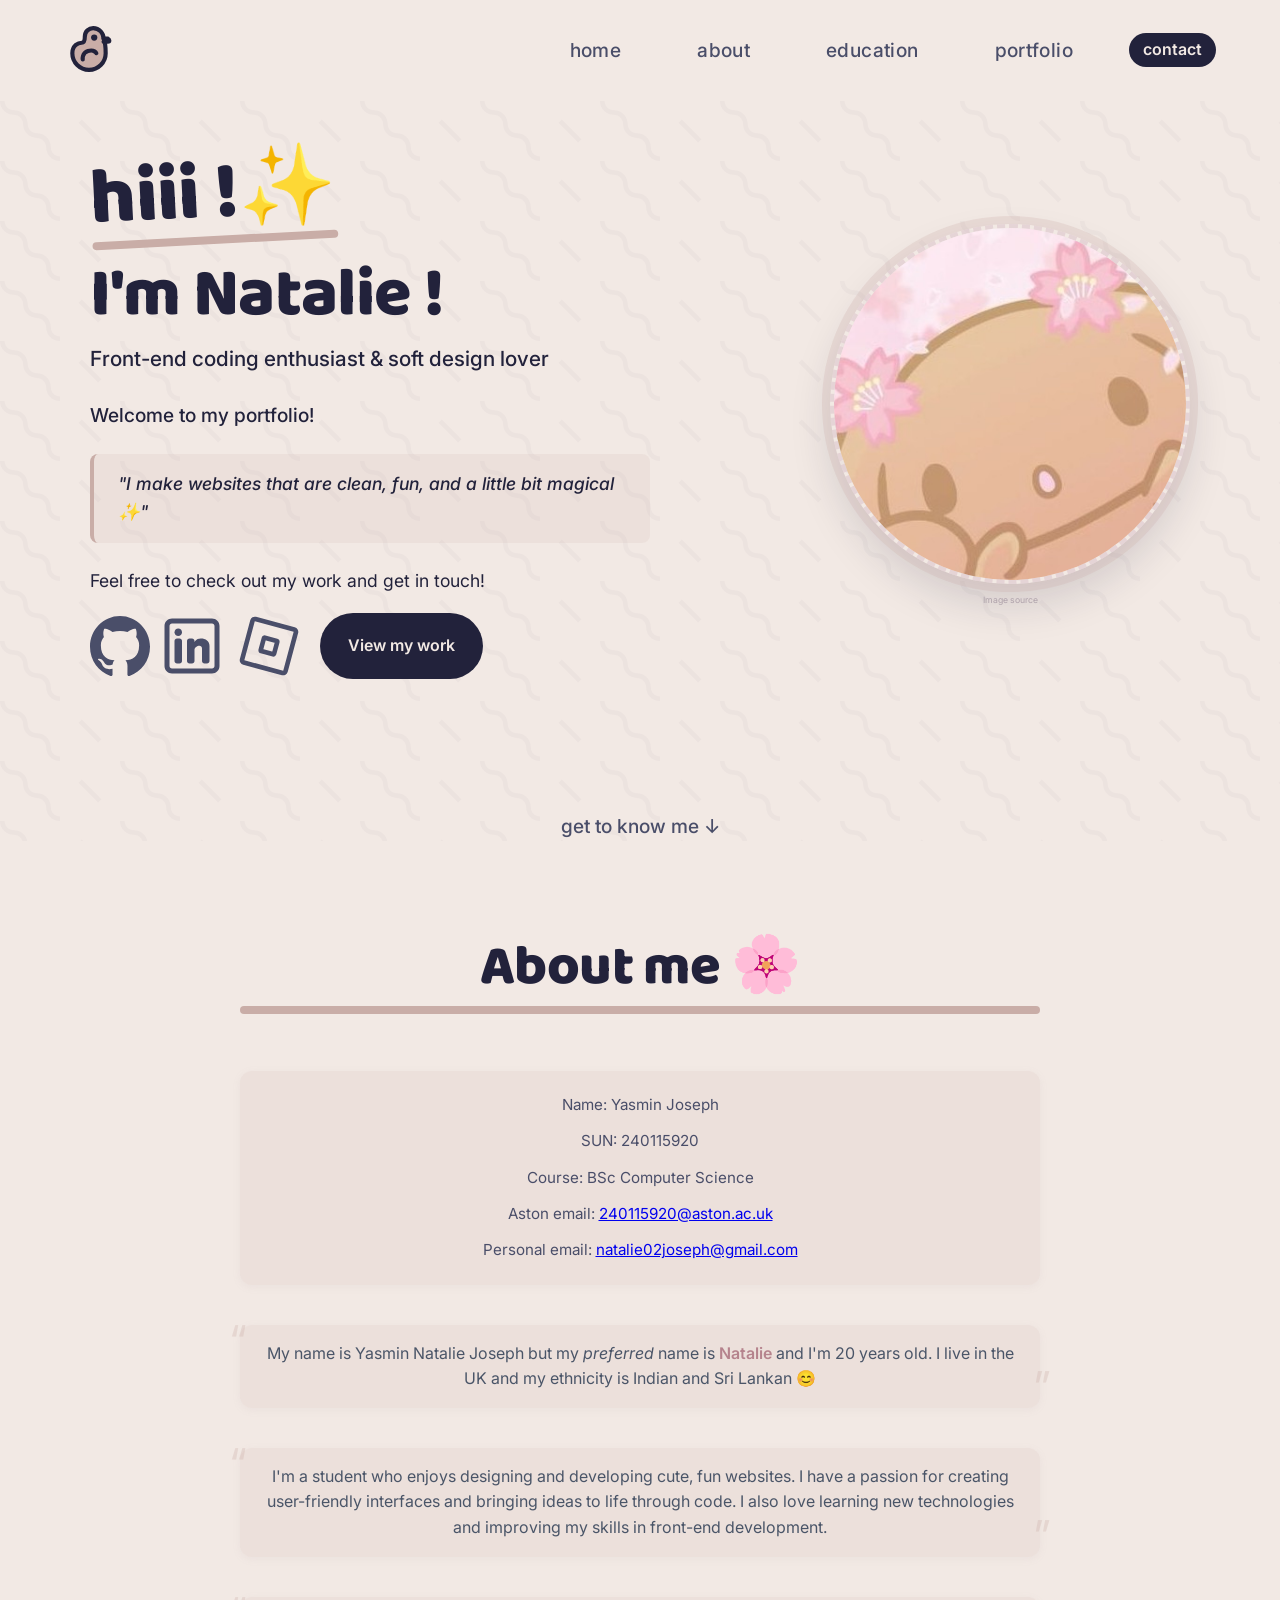
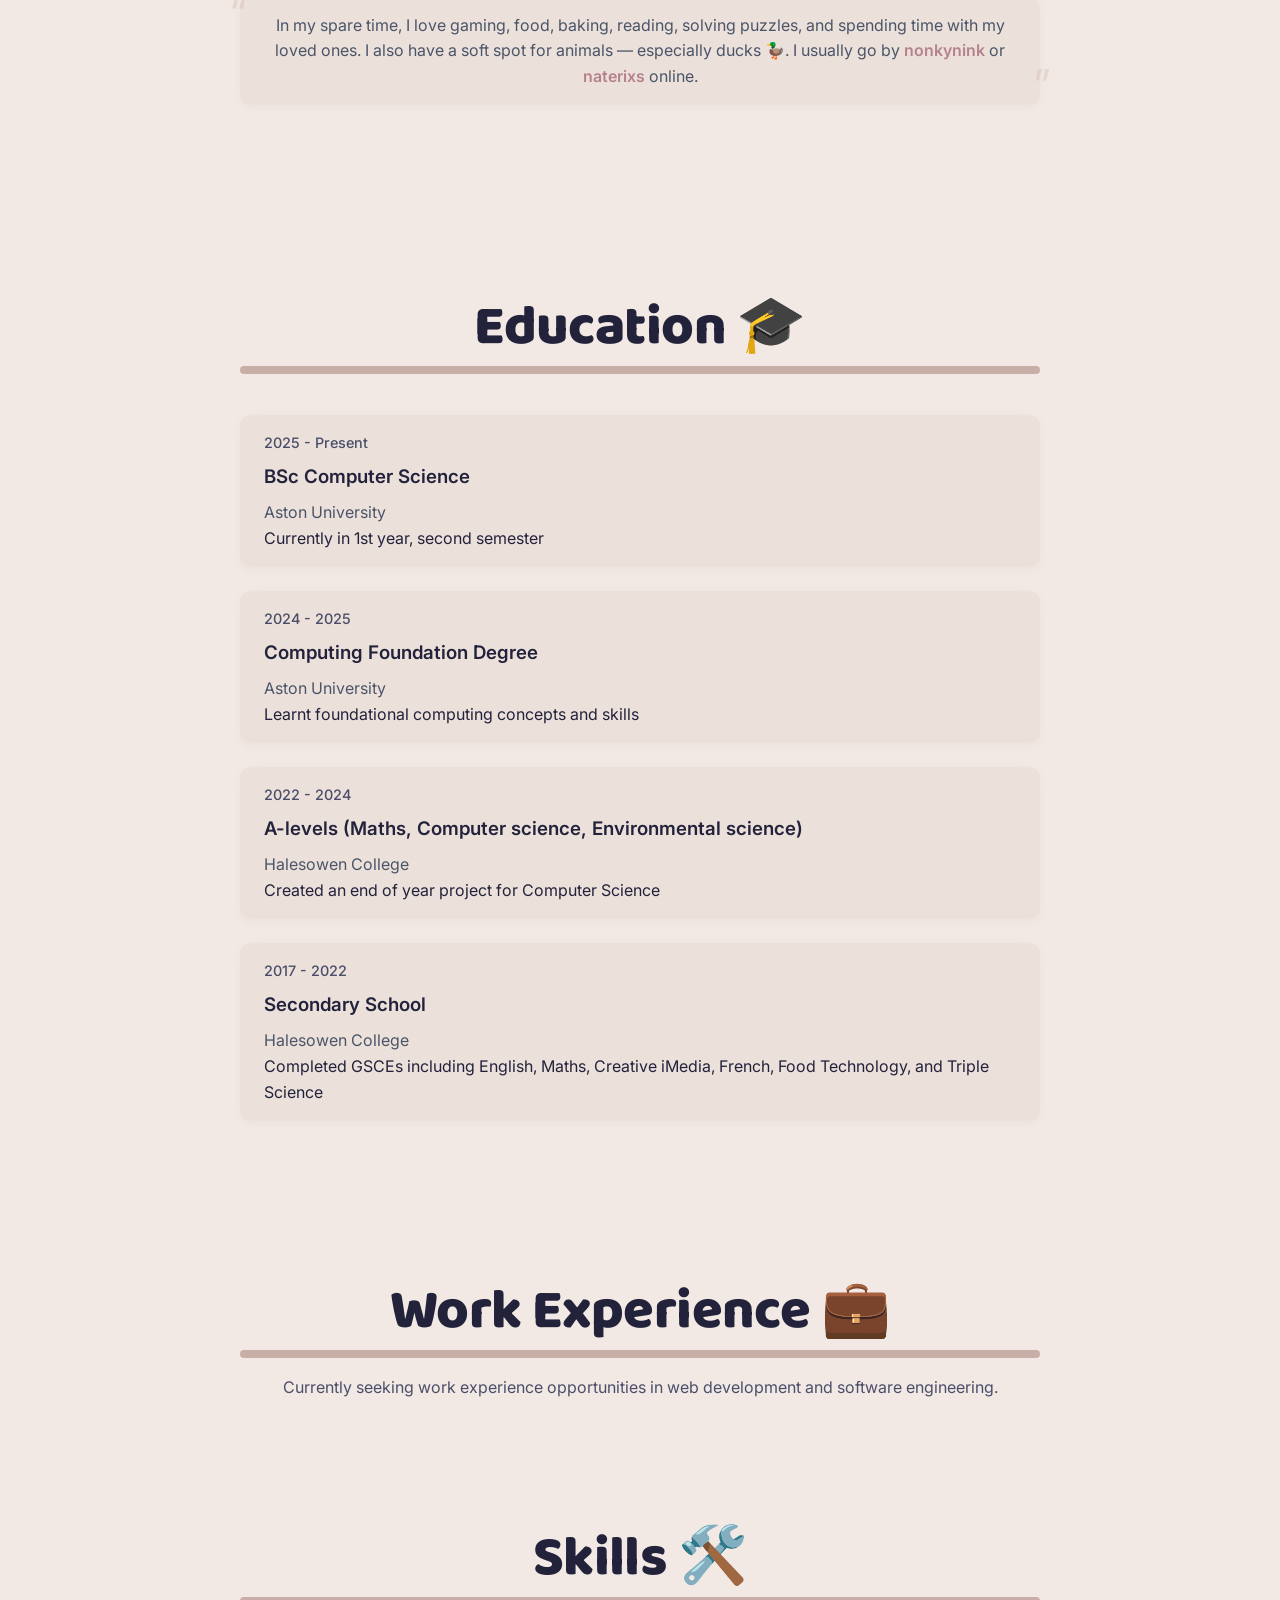
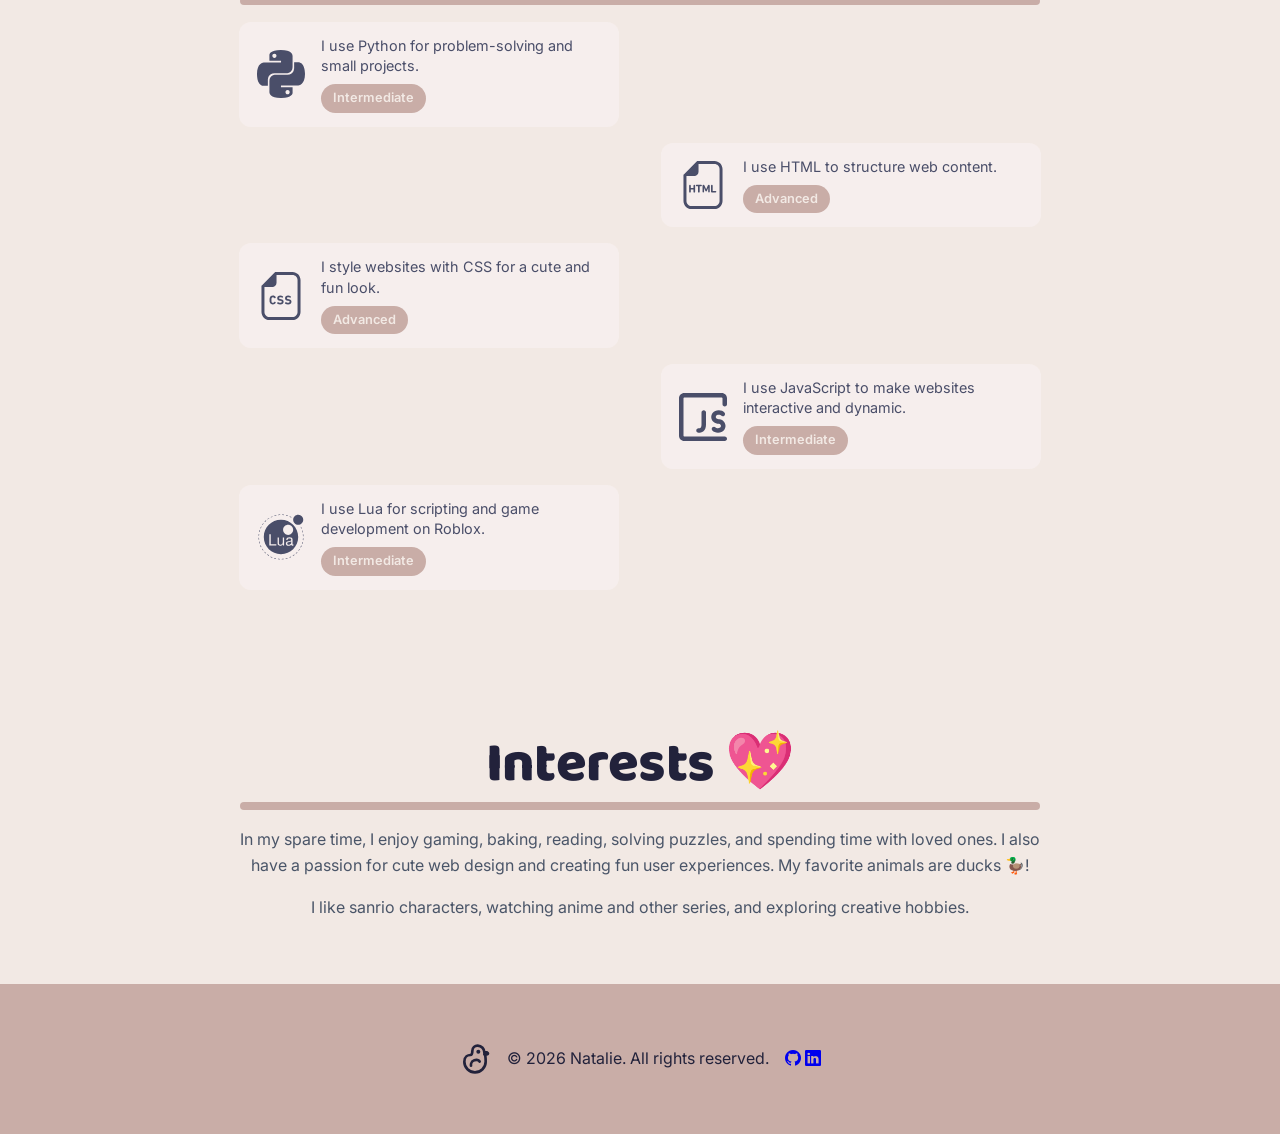
<file: index.html>
<!doctype html>
<html lang="en">

<head>
  <meta charset="UTF-8" />
  <meta name="viewport" content="width=device-width, initial-scale=1.0" />
  <title>Natalie's Portfolio</title>

  <!--stylesheets-->
  <link rel="icon" type="image/x-icon" href="assets/duckicon.svg" />
  <link href="https://fonts.googleapis.com/css2?family=Inter:wght@400;500;600&display=swap" rel="stylesheet" />
  <link rel="preconnect" href="https://fonts.googleapis.com" />
  <link rel="preconnect" href="https://fonts.gstatic.com" crossorigin />
  <link href="https://fonts.googleapis.com/css2?family=Baloo+2:wght@600;700;800&display=swap" rel="stylesheet" />
  <link rel="stylesheet" href="style.css" />
  <link href="https://cdn.jsdelivr.net/npm/bootstrap-icons@1.11.3/font/bootstrap-icons.css" rel="stylesheet" />
</head>

<body>
  <!--logo + navbar-->
  <header id="main-header">
    <div class="header-inner">

      <div class="logo">
        <a href="index.html">
          <img src="assets/duckicon.svg" alt="Duck Icon" />
        </a>
      </div>

      <nav id="main-nav">
        <div class="nav-inner">
          <ul class="nav-links">
            <li><a href="index.html">home</a></li>
            <li><a href="#about">about</a></li>
            <li><a href="#education">education</a></li>
            <li><a href="portfolio.html">portfolio</a></li>
          </ul>
          <a href="contact.html" class="nav-btn">contact</a>
        </div>

        <!--mobile-->

      </nav>
    </div>
  </header>

  <main class="hero">
    <!--home info-->
    <div class="hero-content">
      <div class="hero-text">
        <h1 class="hero-title">
          <span class="hiii">hiii !✨</span><br />
          <span class="name"> I'm Natalie ! </span>
        </h1>
        <p class="tagline">Front-end coding enthusiast & soft design lover</p>

        <p class="welcome">Welcome to my portfolio! </p>

        <blockquote class="hero-quote">
          <p>"I make websites that are clean, fun, and a little bit magical ✨"</p>
        </blockquote>

        <p class="description">Feel free to check out my work and get in touch!</p>

        <a href="https://github.com/nonkynink" target="_blank" aria-label="Visit my GitHub" class="icon-link">
          <img src="assets/github.svg" alt="GitHub Icon" class="icon" />
        </a>

        <a href="https://www.linkedin.com/in/natalie-portfolio" target="_blank" aria-label="Visit my LinkedIn"
          class="icon-link">
          <img src="assets/linkedin.svg" alt="LinkedIn Icon" class="icon" />
        </a>

        <a href="https://www.roblox.com/users/611610073/profile" target="_blank" aria-label="Visit my Roblox"
          class="icon-link">
          <img src="assets/roblox.svg" alt="Roblox Icon" class="rbxicon" />


          <a href="portfolio.html" class="cta-btn">View my work</a>


      </div>

      <!--home image-->
      <div class="avatar">
        <img src="assets/mocha.jpg" class="mocha_img" alt="Mocha" />
        <p class="mocha-credit"><small><a href="https://in.pinterest.com/pin/842665780313934315/" target="_blank"
              rel="noopener">Image source</a></small></p>
      </div>
    </div>
    <a href="#about" class="secondary-link">get to know me ↓</a>
  </main>

  <!--about me-->
  <section id="about" class="about-section">
    <div class="about-inner">
      <div class="about-content">

        <h2 class="about-title">About me 🌸</h2>

        <div class="personal-info">
          <ul>
            <li>Name: Yasmin Joseph</li>
            <li>SUN: 240115920</li>
            <li>Course: BSc Computer Science</li>
            <li>Aston email: <a href="mailto:240115920@aston.ac.uk">240115920@aston.ac.uk</a></li>
            <li>Personal email: <a href="mailto:natalie02joseph@gmail.com">natalie02joseph@gmail.com</a></li>
          </ul>
        </div>

        <p>My name is Yasmin Natalie Joseph but my <em>preferred</em> name is <strong>Natalie</strong> and I'm 20 years
          old. I live in
          the UK and my ethnicity is Indian and Sri Lankan 😊 </p>

        <p>
          I'm a student who enjoys designing and developing cute, fun websites. I have a passion for creating
          user-friendly interfaces and bringing ideas to life through code. I also love learning new technologies and
          improving my skills in front-end development.
        </p>

        <p>
          In my spare time, I love gaming, food, baking, reading, solving puzzles, and spending time with my loved ones.
          I also have a soft spot for animals — especially ducks 🦆.
          I usually go by <strong>nonkynink</strong> or <strong>naterixs</strong> online.
        </p>

      </div>
  </section>
  
  <!--education-->
  <section id="education" class="education-section">
    <div class="education-inner">
      <div class="education-content">

        <h2 class="education-title">Education 🎓</h2>

        <div class="education-item">
          <div class="education-dates">2025 - Present</div>
          <div class="education-details">
            <h3>BSc Computer Science</h3>
            <p>Aston University</p>
            <span>Currently in 1st year, second semester</span>
          </div>
        </div>

        <div class="education-item">
          <div class="education-dates">2024 - 2025</div>
          <div class="education-details">
            <h3>Computing Foundation Degree</h3>
            <p>Aston University</p>
            <span>Learnt foundational computing concepts and skills</span>
          </div>
        </div>

        <div class="education-item">
          <div class="education-dates">2022 - 2024</div>
          <div class="education-details">
            <h3>A-levels (Maths, Computer science, Environmental science)</h3>
            <p>Halesowen College</p>
            <span>Created an end of year project for Computer Science</span>
          </div>
        </div>

        <div class="education-item">
          <div class="education-dates">2017 - 2022</div>
          <div class="education-details">
            <h3>Secondary School</h3>
            <p>Halesowen College</p>
            <span>Completed GSCEs including English, Maths, Creative iMedia, French, Food Technology, and Triple
              Science</span>
          </div>
        </div>
  </section>
  
  <!--work experience-->
  <section id="work-experience" class="work-experience">
    <div class="work-experience-inner">
      <h2 class="work-experience-title">Work Experience 💼</h2>
      <p>Currently seeking work experience opportunities in web development and software engineering.</p>
    </div>
  </section>

  <!--skills-->
  <section id="skills" class="skills-section">
    <h2 class="skills-title">Skills 🛠️</h2>

    <div class="skill-item">
      <img src="assets/python.svg" alt="Python Logo" class="skill-logo">
      <div class="skill-info">
        <p>I use Python for problem-solving and small projects.</p>
        <span class="skill-rating">Intermediate</span>
      </div>
    </div>

    <div class="skill-item">
      <img src="assets/html.svg" alt="HTML Logo" class="skill-logo">
      <div class="skill-info">
        <p>I use HTML to structure web content.</p>
        <span class="skill-rating">Advanced</span>
      </div>
    </div>

    <div class="skill-item">
      <img src="assets/css.svg" alt="CSS Logo" class="skill-logo">
      <div class="skill-info">
        <p>I style websites with CSS for a cute and fun look.</p>
        <span class="skill-rating">Advanced</span>
      </div>
    </div>

    <div class="skill-item">
      <img src="assets/javascript.svg" alt="JavaScript Logo" class="skill-logo">
      <div class="skill-info">
        <p>I use JavaScript to make websites interactive and dynamic.</p>
        <span class="skill-rating">Intermediate</span>
      </div>
    </div>

    <div class="skill-item">
      <img src="assets/lua.svg" alt="Lua Logo" class="skill-logo">
      <div class="skill-info">
        <p>I use Lua for scripting and game development on Roblox.</p>
        <span class="skill-rating">Intermediate</span>
      </div>
    </div>

  </section>
  
  <!--interests-->
  <section id="interests" class="interests">
    <div class="interests-inner">
      <h2 class="interests-title">Interests 💖</h2>
      <p>In my spare time, I enjoy gaming, baking, reading, solving puzzles, and spending time with loved ones. I also
        have a passion for cute web design and creating fun user experiences. My favorite animals are ducks 🦆!</p>
      <p> I like sanrio characters, watching anime and other series, and exploring creative hobbies.</p>
    </div>
  </section>

  <!--end-->
  <footer>
    <div class="footer-content">
      <img src="assets/duckicon.svg" alt="Duck Icon" class="footer-logo" />
      <p>&copy; 2026 Natalie. All rights reserved.</p>
      <div class="social-links">
        <a href="https://github.com/natalieportfolio" target="_blank"><i class="bi bi-github"></i></a>
        <a href="https://www.linkedin.com/in/natalie-portfolio" target="_blank"><i class="bi bi-linkedin"></i></a>
      </div>
    </div>
  </footer>

  <script src="script.js"></script>
</body>

</html>
</file>
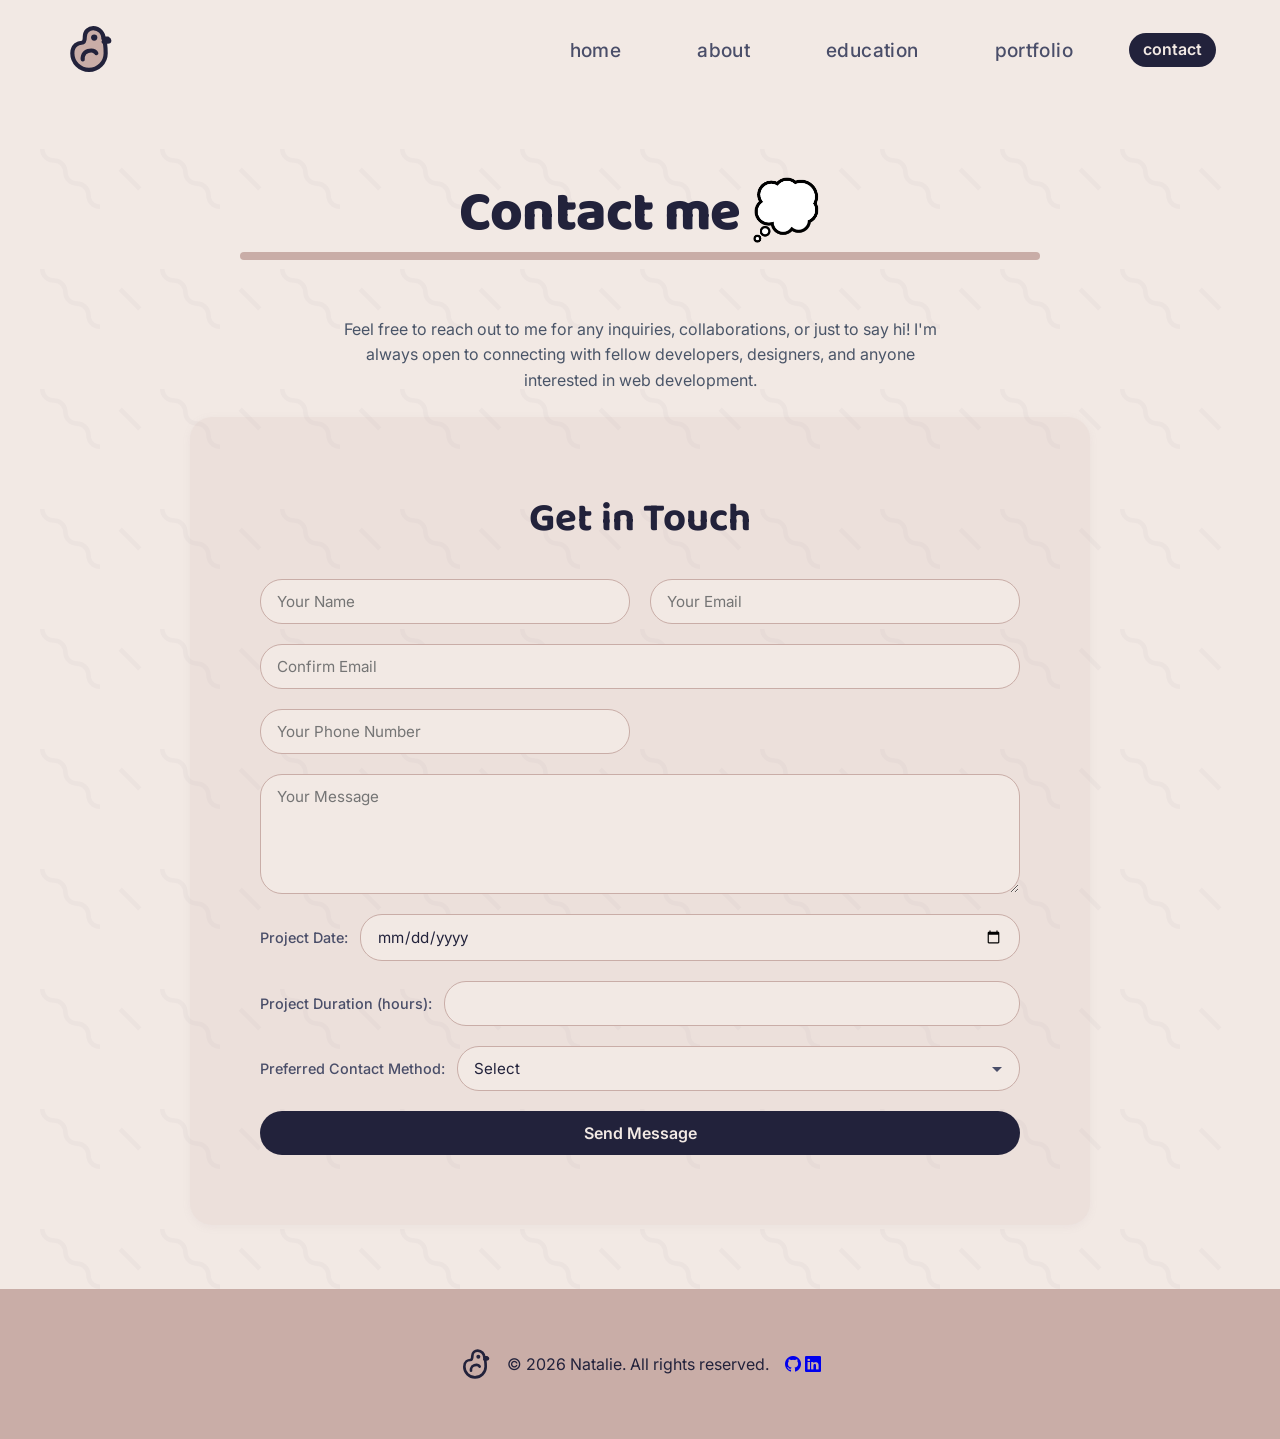
<file: contact.html>
<!doctype html>
<html lang="en">

<head>
  <meta charset="UTF-8" />
  <meta name="viewport" content="width=device-width, initial-scale=1.0" />
  <title>Natalie's Portfolio</title>

  <link rel="icon" type="image/x-icon" href="assets/duckicon.svg" />
  <link href="https://fonts.googleapis.com/css2?family=Inter:wght@400;500;600&display=swap" rel="stylesheet" />
  <link rel="preconnect" href="https://fonts.googleapis.com" />
  <link rel="preconnect" href="https://fonts.gstatic.com" crossorigin />
  <link href="https://fonts.googleapis.com/css2?family=Baloo+2:wght@600;700;800&display=swap" rel="stylesheet" />
  <link rel="stylesheet" href="style.css" />
  <link href="https://cdn.jsdelivr.net/npm/bootstrap-icons@1.11.3/font/bootstrap-icons.css" rel="stylesheet" />
</head>

<body>
  <!--logo + navbar-->
  <header id="main-header">
    <div class="header-inner">

      <div class="logo">
        <a href="index.html">
          <img src="assets/duckicon.svg" alt="Duck Icon" />
        </a>
      </div>

      <nav id="main-nav">
        <div class="nav-inner">
          <ul class="nav-links">
            <li><a href="index.html">home</a></li>
            <li><a href="index.html#about">about</a></li>
            <li><a href="index.html#education">education</a></li>
            <li><a href="portfolio.html">portfolio</a></li>
          </ul>
          <a href="contact.html" class="nav-btn">contact</a>
        </div>

        <!--mobile-->

      </nav>
    </div>
  </header>

  <main id="contact-me" class="contact contact-me">
    <div class="contact-content">
      <h1>Contact me 💭</h1>
      <p>Feel free to reach out to me for any inquiries, collaborations, or just to say hi! I'm always open to
        connecting with fellow developers, designers, and anyone interested in web development.</p>

      <form id="contactForm" class="contact-form">
        <h2 class="contact-title">Get in Touch</h2>

        <input type="text" id="firstName" placeholder="Your Name" required>

        <input type="email" id="email" placeholder="Your Email" required>
        <input type="email" id="confirmEmail" placeholder="Confirm Email" required>

        <input type="tel" id="phone" placeholder="Your Phone Number">

        <textarea id="description" placeholder="Your Message" required></textarea>

        <div class="form-row">
          <label for="projectDate">Project Date:</label>
          <input type="date" id="projectDate" required>
        </div>

        <div class="form-row">
          <label for="duration">Project Duration (hours):</label>
          <input type="number" id="duration" min="1" required>
        </div>

        <div class="form-row">
          <label for="contactMethod">Preferred Contact Method:</label>
          <select id="contactMethod" required>
            <option value="">Select</option>
            <option value="email">Email</option>
            <option value="phone">Phone</option>
          </select>
        </div>

        <button id="submit" type="submit">Send Message</button>
      </form>
    </div>
    </div>
  </main>

  <footer>
    <div class="footer-content">
      <img src="assets/duckicon.svg" alt="Duck Icon" class="footer-logo" />
      <p>&copy; 2026 Natalie. All rights reserved.</p>
      <div class="social-links">
        <a href="https://github.com/natalieportfolio" target="_blank"><i class="bi bi-github"></i></a>
        <a href="https://www.linkedin.com/in/natalie-portfolio" target="_blank"><i class="bi bi-linkedin"></i></a>
      </div>
    </div>
  </footer>

  <script src="script.js"></script>
</body>

</html>
</file>
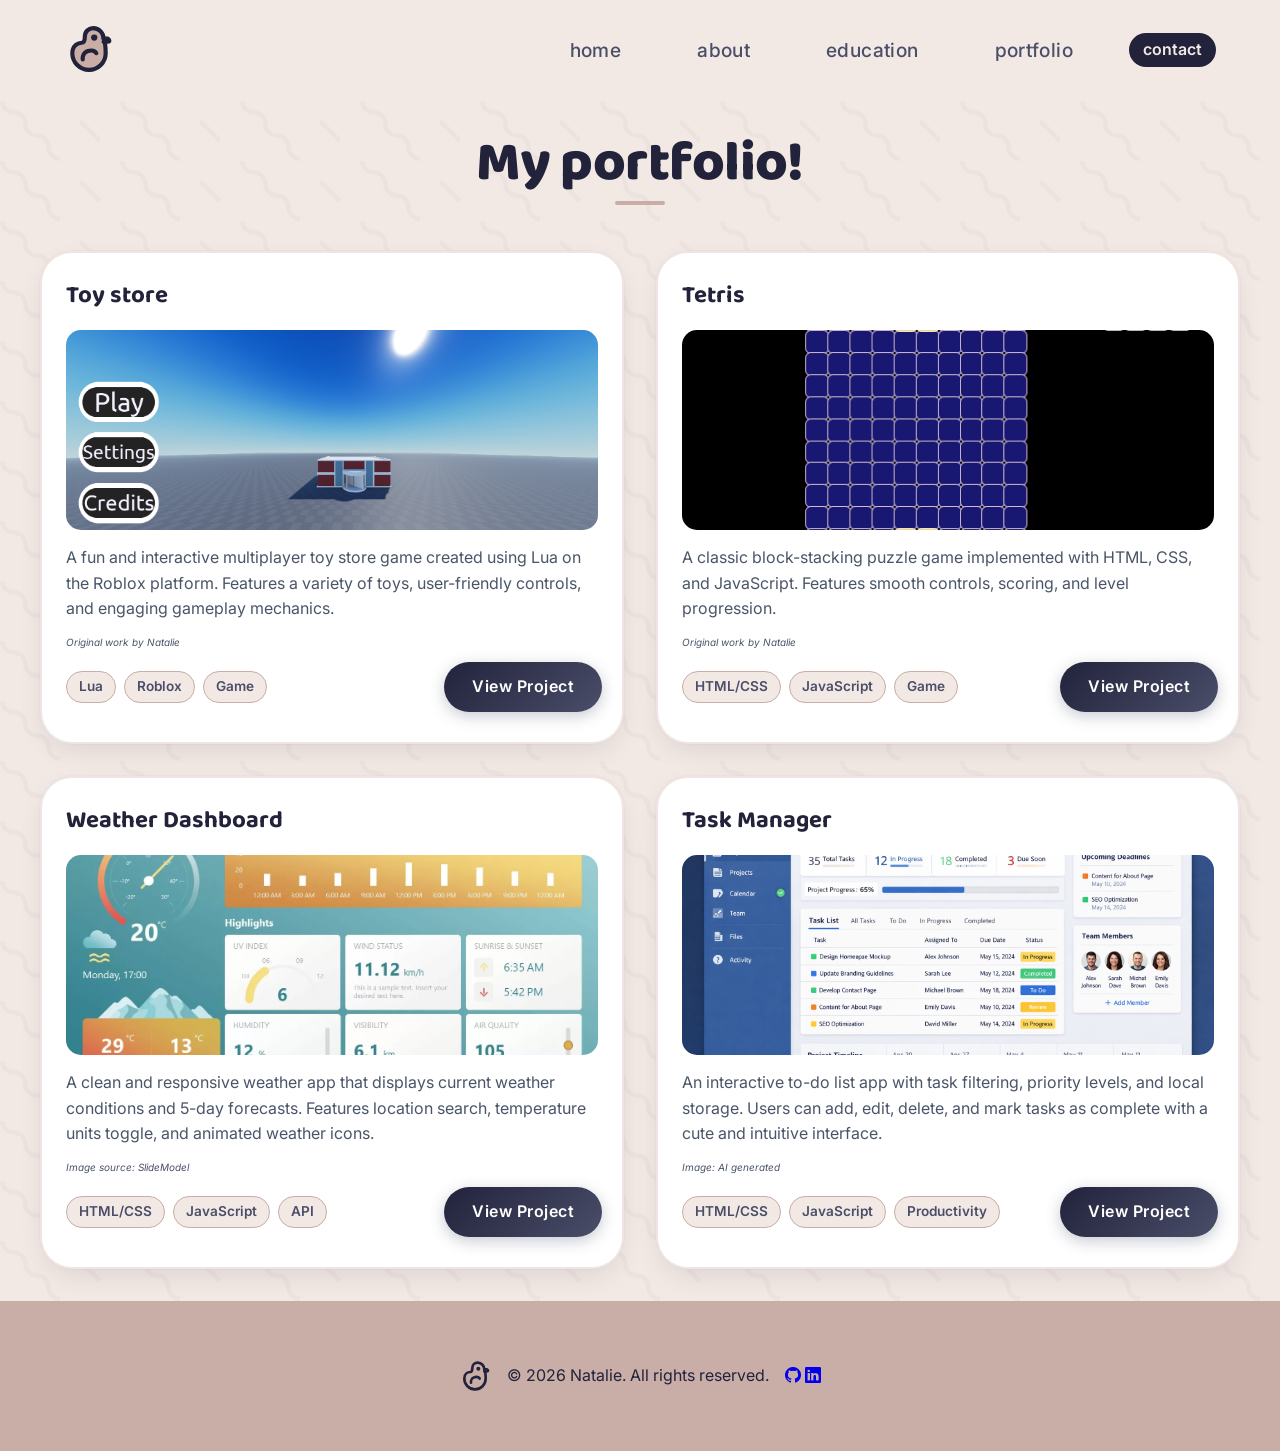
<file: portfolio.html>
<!doctype html>
<html lang="en">

<head>
  <meta charset="UTF-8" />
  <meta name="viewport" content="width=device-width, initial-scale=1.0" />
  <title>Natalie's Portfolio</title>

  <link rel="icon" type="image/x-icon" href="assets/duckicon.svg" />
  <link href="https://fonts.googleapis.com/css2?family=Inter:wght@400;500;600&display=swap" rel="stylesheet" />
  <link rel="preconnect" href="https://fonts.googleapis.com" />
  <link rel="preconnect" href="https://fonts.gstatic.com" crossorigin />
  <link href="https://fonts.googleapis.com/css2?family=Baloo+2:wght@600;700;800&display=swap" rel="stylesheet" />
  <link rel="stylesheet" href="style.css" />
  <link href="https://cdn.jsdelivr.net/npm/bootstrap-icons@1.11.3/font/bootstrap-icons.css" rel="stylesheet" />
</head>

<body>
  <!--logo + navbar-->
  <header id="main-header">
    <div class="header-inner">

      <div class="logo">
        <a href="index.html">
          <img src="assets/duckicon.svg" alt="Duck Icon" />
        </a>
      </div>

      <nav id="main-nav">
        <div class="nav-inner">
          <ul class="nav-links">
            <li><a href="index.html">home</a></li>
            <li><a href="index.html#about">about</a></li>
            <li><a href="index.html#education">education</a></li>
            <li><a href="portfolio.html">portfolio</a></li>
          </ul>
          <a href="contact.html" class="nav-btn">contact</a>
        </div>

        <!--mobile-->

      </nav>
    </div>
  </header>

  <main class="hero">
    <div class="decorations"></div>

    <div class="portfolio-content">

      <h1 class="portfolio-title">
        <span class="ptext">My portfolio!</span>
      </h1>

      <section id="projects" class="projects portfolios">

        <div class="project portfolio-card">
          <h2>Toy store</h2>

          <img src="assets/toystore.png" alt="Toy Store" class="portfolio-image" />

          <p>A fun and interactive multiplayer toy store game created using Lua on the Roblox platform. Features a variety of toys, user-friendly controls, and engaging gameplay mechanics.</p>
          
          <p class="image-credit"><small>Original work by Natalie</small></p>

          <div class="project-tags">
            <span class="tag">Lua</span>
            <span class="tag">Roblox</span>
            <span class="tag">Game</span>
          </div>

          <a href="#" class="portfolio-link">View Project</a>
        </div>

        <div class="project portfolio-card">
          <h2>Tetris</h2>

          <img src="assets/tetris.png" alt="Tetris" class="portfolio-image" />

          <p>A classic block-stacking puzzle game implemented with HTML, CSS, and JavaScript. Features smooth controls, scoring, and level progression.</p>
          
          <p class="image-credit"><small>Original work by Natalie</small></p>

          <div class="project-tags">
            <span class="tag">HTML/CSS</span>
            <span class="tag">JavaScript</span>
            <span class="tag">Game</span>
          </div>

          <a href="#" class="portfolio-link">View Project</a>
        </div>

        <div class="project portfolio-card">
          <h2>Weather Dashboard</h2>

          <img src="assets/weather.png" alt="Weather Dashboard" class="portfolio-image" />

          <p>A clean and responsive weather app that displays current weather conditions and 5-day forecasts. Features location search, temperature units toggle, and animated weather icons.</p>
          
          <p class="image-credit"><small>Image source: <a href="https://slidemodel.com/templates/vintage-weather-dashboard-powerpoint-template/" target="_blank" rel="noopener">SlideModel</a></small></p>

          <div class="project-tags">
            <span class="tag">HTML/CSS</span>
            <span class="tag">JavaScript</span>
            <span class="tag">API</span>
          </div>

          <a href="#" class="portfolio-link">View Project</a>
        </div>

        <div class="project portfolio-card">
          <h2>Task Manager</h2>

          <img src="assets/taskmanager.png" alt="Task Manager" class="portfolio-image" />

          <p>An interactive to-do list app with task filtering, priority levels, and local storage. Users can add, edit, delete, and mark tasks as complete with a cute and intuitive interface.</p>
          
          <p class="image-credit"><small>Image: AI generated</small></p>

          <div class="project-tags">
            <span class="tag">HTML/CSS</span>
            <span class="tag">JavaScript</span>
            <span class="tag">Productivity</span>
          </div>

          <a href="#" class="portfolio-link">View Project</a>
        </div>
      </section>

    </div>
  </main>
  
  <footer>
    <div class="footer-content">
      <img src="assets/duckicon.svg" alt="Duck Icon" class="footer-logo" />
      <p>&copy; 2026 Natalie. All rights reserved.</p>
      <div class="social-links">
        <a href="https://github.com/natalieportfolio" target="_blank"><i class="bi bi-github"></i></a>
        <a href="https://www.linkedin.com/in/natalie-portfolio" target="_blank"><i class="bi bi-linkedin"></i></a>
      </div>
    </div>
  </footer>

  <script src="script.js"></script>
</body>

</html>

  <script src="script.js"></script>
</body>

</html>
</file>
<file: style.css>
* {
  margin: 0;
  padding: 0;
  box-sizing: border-box;
}

html {
  overflow-y: scroll;
  scroll-behavior: smooth;
  scroll-padding-top: 100px;
}

:root {
  --space-indigo: #22223b;
  --dusty-grape: #4a4e69;
  --lilac-ash: #9a8c98;
  --almond-silk: #c9ada7;
  --parchment: #f2e9e4;
  --accent-pop: #b5838d;
}

strong {
  color: var(--accent-pop);
  font-weight: 600;
}

/* PAGE */
body {
  background-color: var(--parchment);
  color: var(--space-indigo);
  line-height: 1.6;
  font-family:
    "Inter",
    system-ui,
    -apple-system,
    sans-serif;
}

/* HEADER */
main:not(.hero) {
  padding-top: 18px;
}

#main-header {
  position: sticky;
  top: 0;
  z-index: 1000;
  width: 100%;
  background-color: transparent;
  backdrop-filter: none;
  -webkit-backdrop-filter: none;
  border-bottom: 1px solid transparent;
  transition: all 0.4s ease-in-out;
}

#main-header.scrolled {
  background-color: rgba(242, 233, 228, 0.75);
  backdrop-filter: blur(12px);
  -webkit-backdrop-filter: blur(12px);
  transition: all 0.4s ease-in-out;
  border-bottom: 1px solid rgba(255, 255, 255, 0.3);
  box-shadow: 0 4px 30px rgba(0, 0, 0, 0.03);
}

.header-inner {
  max-width: 1200px; /* SAME AS HERO */
  margin: 0 auto;
  padding: 24px 24px;
  display: flex;
  align-items: center;
  justify-content: space-between;
  transition: padding 0.4s ease;
}

.logo {
  display: flex;
  align-items: center;
  flex: 0 0 auto;
  cursor: pointer;
  line-height: 1;
}

/* NAV LAYOUT */
#main-nav {
  display: flex;
  justify-content: flex-end;
}

nav {
  display: flex;
  align-items: center;
  position: sticky;
}

.nav-inner {
  display: flex;
  align-items: center;
  gap: 36px;
}

.nav-links {
  list-style: none;
  display: flex;
  gap: 36px;
  align-items: center;
}

.nav-links a {
  color: #4a4e69;
  letter-spacing: 0.02em;
  text-decoration: none;
  position: relative;
  padding: 4px 20px;
  transition: color 0.3s ease;
  font-family: "Inter", sans-serif;
  font-size: 1.2rem;
  font-weight: 500;
  transition:
    color 0.3s ease,
    transform 0.2s ease;
}

.nav-links a:hover {
  color: #22223b;
  font-size: 1.25rem;
}

.nav-btn {
  background: #22223b;
  color: #f2e9e4;
  border: none;
  padding: 4px 14px;
  border-radius: 999px;
  cursor: pointer;
  font: inherit;
  display: inline-block;
  text-decoration: none;
  text-wrap: nowrap;
  font-family: "Inter", sans-serif;
  font-weight: 600;
}

.nav-btn:hover {
  background: var(--accent-pop);
  transform: translateY(-2px);
  box-shadow: 0 4px 12px rgba(74, 78, 105, 0.2);
}

/* HOMEPAGE CONTENT */
.hero {
  display: block;
  position: relative;
  min-height: 80vh;
  background-color: #f2e9e4;
  background-image: url("data:image/svg+xml,%3Csvg width='52' height='26' viewBox='0 0 52 26' xmlns='http://www.w3.org/2000/svg'%3E%3Cg fill='none' fill-rule='evenodd'%3E%3Cg fill='%239a8c98' fill-opacity='0.07'%3E%3Cpath d='M10 10c0-2.21-1.79-4-4-4-3.314 0-6-2.686-6-6h2c0 2.21 1.79 4 4 4 3.314 0 6 2.686 6 6 0 2.21 1.79 4 4 4 3.314 0 6 2.686 6 6 0 2.21 1.79 4 4 4v2c-3.314 0-6-2.686-6-6 0-2.21-1.79-4-4-4-3.314 0-6-2.686-6-6zm25.464-1.95l8.486 8.486-1.414 1.414-8.486-8.486 1.414-1.414z' /%3E%3C/g%3E%3C/g%3E%3C/svg%3E");
  background-size: auto 60px;
  background-repeat: repeat;
  padding: 0;
}

.hero::after {
  content: "";
  position: absolute;
  pointer-events: none;
  inset: 0;
}

.hero-text {
  max-width: 560px;
}

.hero-title {
  font-family: "Baloo 2", cursive;
  font-weight: 800;
  font-size: clamp(3rem, 6vw, 4.5rem);
  line-height: 1.1;
  color: #22223b; /* space-indigo */
  letter-spacing: -0.01em;
}

.hero-title span:not(.hiii) {
  font-size: 0.95em;
}

.hiii {
  display: inline-block;
  position: relative;
  font-size: 1.1em;
  transform: rotate(-3deg);
}

.hiii::after {
  content: "";
  position: absolute;
  left: 0;
  bottom: -6px;
  width: 100%;
  height: 8px;
  background: var(--almond-silk);
  z-index: -1;
  border-radius: 6px;
}

.name {
  display: inline-block;
  margin-top: 20px;
}

.tagline {
  font-size: 1.3rem;
  color: var(--space-purple);
  margin-top: 0.5rem;
  font-family: "Inter", sans-serif;
  font-weight: 500;
}

.description {
  margin-top: 1.5rem;
  font-size: 1.1rem;
  color: var(--space-purple);
  font-family: "Inter", sans-serif;
  font-weight: 400;
  line-height: 1.6;
}

.welcome {
  margin-top: 1.5rem;
  font-size: 1.2rem;
  color: var(--space-purple);
  font-family: "Inter", sans-serif;
  font-weight: 500;
  line-height: 1.6;
}

.hero-quote {
  margin: 1.5rem 0;
  padding: 16px 24px;
  background: rgba(201, 173, 167, 0.15);
  border-left: 4px solid var(--almond-silk);
  border-radius: 8px;
  font-style: italic;
}

.hero-quote p {
  margin: 0;
  color: var(--space-indigo);
  font-family: "Inter", sans-serif;
  font-size: 1.1rem;
  font-weight: 500;
  line-height: 1.6;
}

.contact-links {
  display: inline-block;
  border: none;
  margin-top: 1.5rem;
  font-size: 1.1rem;
  color: var(--space-purple);
  text-decoration: none;
  font-family: "Inter", sans-serif;
  font-weight: 500;
  transition:
    color 0.3s ease,
    transform 0.2s ease;
}

.contact-links:hover {
  color: var(--accent-pop);
  transform: translateY(-2px);
}

.icon-link {
  display: inline-flex;
  align-items: center;
  gap: 8px;
  margin-top: 1rem;
  margin-right: 0.5rem;
  text-decoration: none;
  vertical-align: middle;
  transition:
    color 0.3s ease,
    transform 0.2s ease;
}

.icon-link .icon {
  width: 60px;
  height: 60px;
  transition: filter 0.3s ease;
}

.icon-link:hover {
  color: var(--accent-pop);
  transform: translateY(-2px);
}

.cta-btn {
  margin-top: 1rem;
  margin-left: 0.5rem;
  background: var(--space-indigo);
  color: var(--parchment);
  border: none;
  padding: 20px 28px;
  border-radius: 999px;
  cursor: pointer;
  font: inherit;
  display: inline-block;
  text-decoration: none;
  vertical-align: middle;
  font-family: "Inter", sans-serif;
  font-weight: 600;
  transition: all 0.3s ease;
}

.cta-btn:hover {
  background: var(--accent-pop);
  transform: translateY(-2px);
  box-shadow: 0 4px 12px rgba(74, 78, 105, 0.2);
}

.hero-content {
  max-width: 1200px;
  width: 100%;
  margin: 0 auto;
  padding: 50px;
  display: flex;
  align-items: center;
  justify-content: space-between;
  gap: 4rem;
}

.avatar {
  flex: 0 0 auto;
}

.mocha_img {
  width: 360px;
  height: 360px;
  object-fit: cover;
  position: relative;
  border-radius: 50%;
  border: 4px dashed #ddc4cc92;
  box-shadow:
    0 0 0 8px rgba(201, 173, 167, 0.25),
    0 20px 40px rgba(34, 34, 59, 0.15);
  display: block;
}

.mocha_img:hover {
  border-color: var(--lilac-ash);
  box-shadow:
    0 0 0 12px rgba(154, 140, 152, 0.4),
    0 30px 60px rgba(34, 34, 59, 0.25);
  transform: translateY(-4px) scale(1.02);
  transition: all 0.3s ease;
}

.mocha-credit {
  text-align: center;
  font-size: 0.65rem;
  color: var(--lilac-ash);
  margin-top: 8px;
  opacity: 0.7;
}

.mocha-credit a {
  color: var(--lilac-ash);
  text-decoration: none;
  transition: color 0.3s ease;
}

.mocha-credit a:hover {
  color: var(--dusty-grape);
}

/* mobile screens */
@media (max-width: 768px) {
  .hero {
    min-height: 100vh;
  }
  main:not(.hero) {
    padding-top: 18px;
  }
  .hero-content {
    padding: 2rem 1.25rem;
    flex-direction: column;
    align-items: flex-start;
    gap: 1.5rem;
  }
  .avatar {
    margin-top: 0.5rem;
  }
  .mocha_img {
    width: min(260px, 72vw);
    height: min(260px, 72vw);
  }
}

.secondary-link {
  display: block;
  width: 100%;
  text-align: center;
  margin-top: 5rem;
  font-family: "Inter", sans-serif;
  font-weight: 500;
  color: var(--dusty-grape);
  font-size: 1.2rem;
  text-decoration: none;
  transition:
    color 0.3s ease,
    transform 0.2s ease;
}
.secondary-link:hover {
  color: var(--accent-pop);
  transform: translateY(-2px);
}

/*ABOUT PAGE*/
.about-section {
  max-width: 1200px;
  margin: 0 auto;
  padding: 4rem 24px;
}

.about-content {
  max-width: 1200px;
  width: 100%;
  margin: 0 auto;
  padding: 2rem 0;
  display: flex;
  flex-direction: column;
  align-items: center;
  gap: 1.5rem;
}

.about-title {
  font-family: "Baloo 2", cursive;
  font-weight: 800;
  font-size: clamp(2.5rem, 5vw, 3.5rem);
  line-height: 1.1;
  color: #22223b;
  letter-spacing: -0.01em;
  margin-bottom: 2rem;
  text-align: center;
  position: relative;
  display: inline-block;
}

.about-title::after {
  content: "";
  position: absolute;
  left: 50%;
  transform: translateX(-50%);
  bottom: -15px;
  width: 800px;
  height: 8px;
  background: var(--almond-silk);
  border-radius: 6px;
}

.personal-info {
  background: rgba(201, 173, 167, 0.15);
  padding: 16px 24px;
  border-radius: 12px;
  box-shadow: 0 2px 8px rgba(154, 140, 152, 0.08);
  max-width: 800px;
  width: 100%;
  margin-top: 1rem;
}

.personal-info ul {
  list-style: none;
  display: flex;
  flex-direction: column;
  align-items: center;
  font-family: "Inter", sans-serif;
  font-weight: 400;
  font-size: 0.95rem;
  color: var(--dusty-grape);
}

.personal-info li {
  padding: 6px 10px;
  border-radius: 6px;
  transition: background-color 0.3s ease;
}

.personal-info li:hover {
  background-color: rgba(201, 173, 167, 0.2);
}

.about-content p {
  color: #4a5568;
  line-height: 1.6;
  max-width: 800px;
  text-align: center;
  position: relative;
  font-family: "Inter", sans-serif;
  font-weight: 400;
  background: rgba(201, 173, 167, 0.15);
  padding: 16px 24px;
  border-radius: 12px;
  box-shadow: 0 2px 8px rgba(154, 140, 152, 0.08);
  max-width: 800px;
  width: 100%;
  margin-top: 1rem;
}

.about-content p::before {
  content: "“";
  position: absolute;
  top: -20px;
  left: -10px;
  font-size: 3rem;
  color: rgba(201, 173, 167, 0.3);
}

.about-content p::after {
  content: "”";
  position: absolute;
  bottom: -20px;
  right: -10px;
  font-size: 3rem;
  color: rgba(201, 173, 167, 0.3);
}

.about-image {
  width: 100%;
  max-width: 400px;
  height: auto;
  object-fit: cover;
  border-radius: 15px;
  box-shadow:
    0 10px 30px -10px rgba(34, 34, 59, 0.15),
    0 0 0 1px rgba(34, 34, 59, 0.02);
}

/*education and experience sections*/
.education-section {
  max-width: 1200px;
  margin: 0 auto;
  padding: 4rem 24px;
}

.education-content {
  max-width: 1200px;
  width: 100%;
  margin: 0 auto;
  padding: 2rem 0;
  display: flex;
  flex-direction: column;
  align-items: center;
  gap: 1.5rem;
}

.education-title {
  font-family: "Baloo 2", cursive;
  font-weight: 800;
  font-size: clamp(2.5rem, 5vw, 3.5rem);
  line-height: 1.1;
  color: #22223b;
  letter-spacing: -0.01em;
  margin-bottom: 2rem;
  text-align: center;
  position: relative;
  display: inline-block;
}

.education-title::after {
  content: "";
  position: absolute;
  left: 50%;
  transform: translateX(-50%);
  bottom: -15px;
  width: 800px;
  height: 8px;
  background: var(--almond-silk);
  border-radius: 6px;
}

.education-content .education-item {
  background: rgba(201, 173, 167, 0.15);
  padding: 16px 24px;
  border-radius: 12px;
  box-shadow: 0 2px 8px rgba(154, 140, 152, 0.08);
  max-width: 800px;
  width: 100%;
}

.education-content .education-item h3 {
  font-family: "Inter", sans-serif;
  font-weight: 600;
  color: var(--space-indigo);
}

.education-content .education-item p {
  color: #4a5568;
  line-height: 1.6;
  margin-top: 0.5rem;
  font-family: "Inter", sans-serif;
  font-weight: 400;
}

.education-content .education-item .education-dates {
  font-family: "Inter", sans-serif;
  font-weight: 500;
  color: var(--dusty-grape);
  font-size: 0.9rem;
  margin-bottom: 0.5rem;
}

.education-content .education-item .education-details {
  display: flex;
  flex-direction: column;
}

/*work experience section*/
.work-experience {
  max-width: 1200px;
  margin: 0 auto;
  padding: 4rem 24px;
}

.work-experience-inner {
  max-width: 800px;
  margin: 0 auto;
  text-align: center;
}

.work-experience-title {
  font-family: "Baloo 2", cursive;
  font-weight: 800;
  font-size: clamp(2.5rem, 5vw, 3.5rem);
  line-height: 1.1;
  color: #22223b;
  letter-spacing: -0.01em;
  margin-bottom: 2rem;
  position: relative;
  display: inline-block;
}

.work-experience-title::after {
  content: "";
  position: absolute;
  left: 50%;
  transform: translateX(-50%);
  bottom: -15px;
  width: 800px;
  height: 8px;
  background: var(--almond-silk);
  border-radius: 6px;
}

.work-experience p {
  font-family: "Inter", sans-serif;
  font-size: 1rem;
  color: var(--dusty-grape);
  line-height: 1.6;
}

/*skills section*/
.skills-section {
  max-width: 850px;
  margin: 0 auto;
  padding: 4rem 24px;
  display: flex;
  flex-direction: column;
  align-items: center;
}

.skills-content {
  max-width: 1200px;
  width: 100%;
  margin: 0 auto;
  padding: 2rem 0;
  display: flex;
  flex-direction: column;
  align-items: center;
  gap: 1.5rem;
}

.skills-title {
  font-family: "Baloo 2", cursive;
  font-weight: 800;
  font-size: clamp(2.5rem, 5vw, 3.5rem);
  line-height: 1.1;
  color: #22223b;
  letter-spacing: -0.01em;
  margin-bottom: 2rem;
  text-align: center;
  position: relative;
  display: inline-block;
}

.skills-title::after {
  content: "";
  position: absolute;
  left: 50%;
  transform: translateX(-50%);
  bottom: -15px;
  width: 800px;
  height: 8px;
  background: var(--almond-silk);
  border-radius: 6px;
}

.skill-item {
  display: flex;
  align-items: center;
  gap: 16px;
  max-width: 380px;
  width: 100%;
  padding: 14px 18px;
  background: rgba(248, 241, 241, 0.701);
  border-radius: 12px;
  transition: all 0.3s ease;
  margin-bottom: 16px;
}

.skill-item:nth-of-type(odd) {
  align-self: flex-start;
  margin-right: auto;
}

.skill-item:nth-of-type(even) {
  align-self: flex-end;
  margin-left: auto;
}

.skill-item:hover {
  background: rgba(201, 173, 167, 0.2);
  transform: translateY(-2px);
}

.skill-logo {
  width: 48px;
  height: 48px;
  object-fit: contain;
  flex-shrink: 0;
}

.skill-info {
  flex: 1;
  display: flex;
  flex-direction: column;
  gap: 8px;
}

.skill-info p {
  margin: 0;
  color: var(--dusty-grape);
  font-family: "Inter", sans-serif;
  font-size: 0.9rem;
  font-weight: 400;
  line-height: 1.4;
}

.skill-rating {
  background: var(--almond-silk);
  color: var(--parchment);
  padding: 4px 12px;
  border-radius: 999px;
  font-size: 0.8rem;
  font-weight: 600;
  font-family: "Inter", sans-serif;
  align-self: flex-start;
}

/*interests section*/
.interests {
  max-width: 1200px;
  margin: 0 auto;
  padding: 4rem 24px;
}

.interests-inner {
  max-width: 800px;
  margin: 0 auto;
  text-align: center;
}

.interests-title {
  font-family: "Baloo 2", cursive;
  font-weight: 800;
  font-size: clamp(2.5rem, 5vw, 3.5rem);
  line-height: 1.1;
  color: #22223b;
  letter-spacing: -0.01em;
  margin-bottom: 2rem;
  position: relative;
  display: inline-block;
}

.interests-title::after {
  content: "";
  position: absolute;
  left: 50%;
  transform: translateX(-50%);
  bottom: -15px;
  width: 800px;
  height: 8px;
  background: var(--almond-silk);
  border-radius: 6px;
}

.interests p {
  color: #4a5568;
  line-height: 1.6;
  font-family: "Inter", sans-serif;
  font-weight: 400;
}

.interests p:not(:last-child) {
  margin-bottom: 1rem;
}

/*PORTFOLIO PAGE*/
.portfolio-section {
  max-width: 1200px;
  margin: 0 auto;
  padding: 4rem 24px;
  background-image: url("data:image/svg+xml,%3Csvg width='52' height='26' viewBox='0 0 52 26' xmlns='http://www.w3.org/2000/svg'%3E%3Cg fill='none' fill-rule='evenodd'%3E%3Cg fill='%239a8c98' fill-opacity='0.05'%3E%3Cpath d='M10 10c0-2.21-1.79-4-4-4-3.314 0-6-2.686-6-6h2c0 2.21 1.79 4 4 4 3.314 0 6 2.686 6 6 0 2.21 1.79 4 4 4 3.314 0 6 2.686 6 6 0 2.21 1.79 4 4 4v2c-3.314 0-6-2.686-6-6 0-2.21-1.79-4-4-4-3.314 0-6-2.686-6-6zm25.464-1.95l8.486 8.486-1.414 1.414-8.486-8.486 1.414-1.414z' /%3E%3C/g%3E%3C/g%3E%3C/svg%3E");
  background-size: 120px 120px;
}

.portfolio-content {
  max-width: 1200px;
  width: 100%;
  margin: 0 auto;
  padding: 2rem 0;
  display: flex;
  flex-direction: column;
  align-items: center;
  gap: 0;
}

.portfolio-title {
  font-family: "Baloo 2", cursive;
  font-weight: 800;
  font-size: clamp(2.5rem, 5vw, 3.5rem);
  line-height: 1.1;
  color: #22223b;
  letter-spacing: -0.01em;
  margin-bottom: 2rem;
  text-align: center;
  position: relative;
  display: inline-block;
}

.portfolio-title::after {
  content: "";
  position: absolute;
  bottom: -10px;
  left: 50%;
  transform: translateX(-50%);
  width: 50px;
  height: 4px;
  background: #c9ada7;
  border-radius: 2px;
}

.portfolios {
  display: grid;
  grid-template-columns: repeat(2, 1fr);
  gap: 2rem;
  width: 100%;
  max-width: 1200px;
  margin-top: 1.5rem;
}

.portfolio-card {
  background: #ffffff;
  border-radius: 32px;
  padding: 24px;
  box-shadow:
    0 10px 30px -10px rgba(34, 34, 59, 0.15),
    0 0 0 1px rgba(34, 34, 59, 0.02);
  transition: all 0.4s cubic-bezier(0.175, 0.885, 0.32, 1.275);
  display: flex;
  flex-direction: column;
  position: relative;
  overflow: hidden;
  border: 2px solid rgba(201, 173, 167, 0.3);
}

.portfolio-card:hover {
  transform: translateY(-8px) scale(1.01);
  border-color: var(--lilac-ash);
  box-shadow:
    0 20px 40px -10px rgba(74, 78, 105, 0.25),
    0 0 0 2px var(--lilac-ash);
}

.portfolio-card h2 {
  font-family: "Baloo 2", sans-serif;
  font-weight: 700;
  font-size: 1.5rem;
  margin-bottom: 15px;
  color: #22223b;
}

.portfolio-card p {
  color: #4a5568;
  line-height: 1.6;
  margin-bottom: 20px;
  flex-grow: 1;
}

.image-credit {
  font-size: 0.75rem;
  color: var(--lilac-ash);
  margin-top: -10px;
  margin-bottom: 10px;
  font-style: italic;
}

.image-credit a {
  color: var(--dusty-grape);
  text-decoration: none;
  transition: color 0.3s ease;
}

.image-credit a:hover {
  color: var(--accent-pop);
}

.portfolio-image {
  width: 100%;
  height: auto;
  object-fit: cover;
  border-radius: 15px;
  margin-bottom: 15px;
  max-height: 200px;
}

.project-tags {
  display: flex;
  flex-wrap: wrap;
  gap: 8px;
  margin-bottom: 15px;
}

.tag {
  background: var(--parchment);
  color: var(--dusty-grape);
  border: 1px solid var(--almond-silk);
  font-weight: 600;
  padding: 4px 12px;
  border-radius: 999px;
  font-size: 0.85rem;
}

.portfolio-link {
  background: linear-gradient(
    135deg,
    var(--space-indigo) 0%,
    var(--dusty-grape) 100%
  );
  color: #fff;
  border: none;
  padding: 12px 28px;
  border-radius: 999px;
  position: absolute;
  right: 20px;
  bottom: 30px;
  cursor: pointer;
  font: inherit;
  display: inline-block;
  text-decoration: none;
  font-family: "Inter", sans-serif;
  font-weight: 600;
  letter-spacing: 0.5px;
  transition: all 0.3s ease;
  text-align: center;
  align-self: flex-end;
  box-shadow: 0 4px 15px rgba(74, 78, 105, 0.3);
  transition: all 0.3s ease;
}

.portfolio-link:hover {
  transform: translateY(-2px);
  box-shadow: 0 6px 20px rgba(74, 78, 105, 0.5);
  filter: brightness(1.1);
}

@media (max-width: 768px) {
  .porfolios {
    grid-template-columns: 1fr;
    gap: 1.5rem;
  }
  .portfolio-card {
    margin: 0;
  }
}

/*CONTACT PAGE*/

.contact-content {
  max-width: 1200px;
  background-image: url("data:image/svg+xml,%3Csvg width='52' height='26' viewBox='0 0 52 26' xmlns='http://www.w3.org/2000/svg'%3E%3Cg fill='none' fill-rule='evenodd'%3E%3Cg fill='%239a8c98' fill-opacity='0.07'%3E%3Cpath d='M10 10c0-2.21-1.79-4-4-4-3.314 0-6-2.686-6-6h2c0 2.21 1.79 4 4 4 3.314 0 6 2.686 6 6 0 2.21 1.79 4 4 4 3.314 0 6 2.686 6 6 0 2.21 1.79 4 4 4v2c-3.314 0-6-2.686-6-6 0-2.21-1.79-4-4-4-3.314 0-6-2.686-6-6zm25.464-1.95l8.486 8.486-1.414 1.414-8.486-8.486 1.414-1.414z' /%3E%3C/g%3E%3C/g%3E%3C/svg%3E");
  background-size: 120px 120px;
  width: 100%;
  margin: 0 auto;
  padding: 4rem 24px;
  width: 100%;
  margin: 0 auto;
  padding: 4rem 24px;
  display: flex;
  flex-direction: column;
  align-items: center;
  gap: 1.5rem;
}

.contact-content h1 {
  font-family: "Baloo 2", cursive;
  font-weight: 800;
  font-size: clamp(2.5rem, 5vw, 3.5rem);
  line-height: 1.1;
  color: #22223b;
  letter-spacing: -0.01em;
  margin-bottom: 3rem;
  text-align: center;
  position: relative;
  display: inline-block;
}

.contact-content h1::after {
  content: "";
  position: absolute;
  bottom: -15px;
  left: 50%;
  transform: translateX(-50%);
  width: 800px;
  height: 8px;
  background: var(--almond-silk);
  border-radius: 6px;
}

.contact-content p {
  color: #4a5568;
  line-height: 1.6;
  max-width: 600px;
  text-align: center;
  font-family: "Inter", sans-serif;
  font-weight: 400;
}

.contact-form {
  background: rgba(201, 173, 167, 0.15);
  padding: 70px;
  border-radius: 22px;
  box-shadow: 0 2px 8px rgba(154, 140, 152, 0.08);
  max-width: 900px;
  width: 100%;
  display: grid;
  grid-template-columns: 1fr 1fr;
  gap: 20px;
}

.contact-title {
  font-family: "Baloo 2", cursive;
  font-weight: 700;
  font-size: 2.5rem;
  color: var(--space-indigo);
  margin-bottom: 8px;
  text-align: center;
  grid-column: 1 / -1;
}

.contact-form input,
.contact-form textarea,
.contact-form select {
  width: 100%;
  padding: 12px 16px;
  border: 1px solid var(--almond-silk);
  border-radius: 22px;
  font-family: "Inter", sans-serif;
  font-size: 0.95rem;
  background: var(--parchment);
  color: var(--space-indigo);
  transition: border-color 0.3s ease;
}

.contact-form label {
  grid-column: 1 / -1;
  font-family: "Inter", sans-serif;
  font-size: 0.9rem;
  font-weight: 500;
  color: var(--dusty-grape);
  margin-top: 4px;
  margin-bottom: -8px;
}

.form-row {
  grid-column: 1 / -1;
  display: flex;
  align-items: center;
  gap: 12px;
}

.form-row label {
  margin: 0;
  white-space: nowrap;
  flex-shrink: 0;
}

.form-row input,
.form-row select {
  flex: 1;
}

.contact-form input:nth-of-type(3) {
  grid-column: 1 / -1;
}

.contact-form textarea {
  grid-column: 1 / -1;
  min-height: 120px;
  resize: vertical;
}

.contact-form select {
  cursor: pointer;
  appearance: none;
  background-image: url("data:image/svg+xml,%3Csvg xmlns='http://www.w3.org/2000/svg' width='12' height='12' viewBox='0 0 12 12'%3E%3Cpath fill='%234a4e69' d='M6 9L1 4h10z'/%3E%3C/svg%3E");
  background-repeat: no-repeat;
  background-position: right 16px center;
  padding-right: 40px;
}

.contact-form button {
  grid-column: 1 / -1;
  background: var(--space-indigo);
  color: var(--parchment);
  border: none;
  padding: 12px 24px;
  border-radius: 999px;
  font-family: "Inter", sans-serif;
  font-weight: 600;
  font-size: 1rem;
  cursor: pointer;
  transition: all 0.3s ease;
}

.contact-form input:focus,
.contact-form textarea:focus,
.contact-form select:focus {
  outline: none;
  border-color: var(--dusty-grape);
}

.contact-form button:hover {
  background: var(--accent-pop);
  transform: translateY(-2px);
  box-shadow: 0 4px 12px rgba(74, 78, 105, 0.2);
}

/*FOOTER*/
.footer-content {
  max-width: 100%;
  height: 150px;
  padding: 0%;
  display: flex;
  justify-content: center;
  gap: 1rem;
  align-items: center;
  background-color: var(--almond-silk);
}

.footer-logo {
  width: 32px;
  height: 32px;
}
</file>
